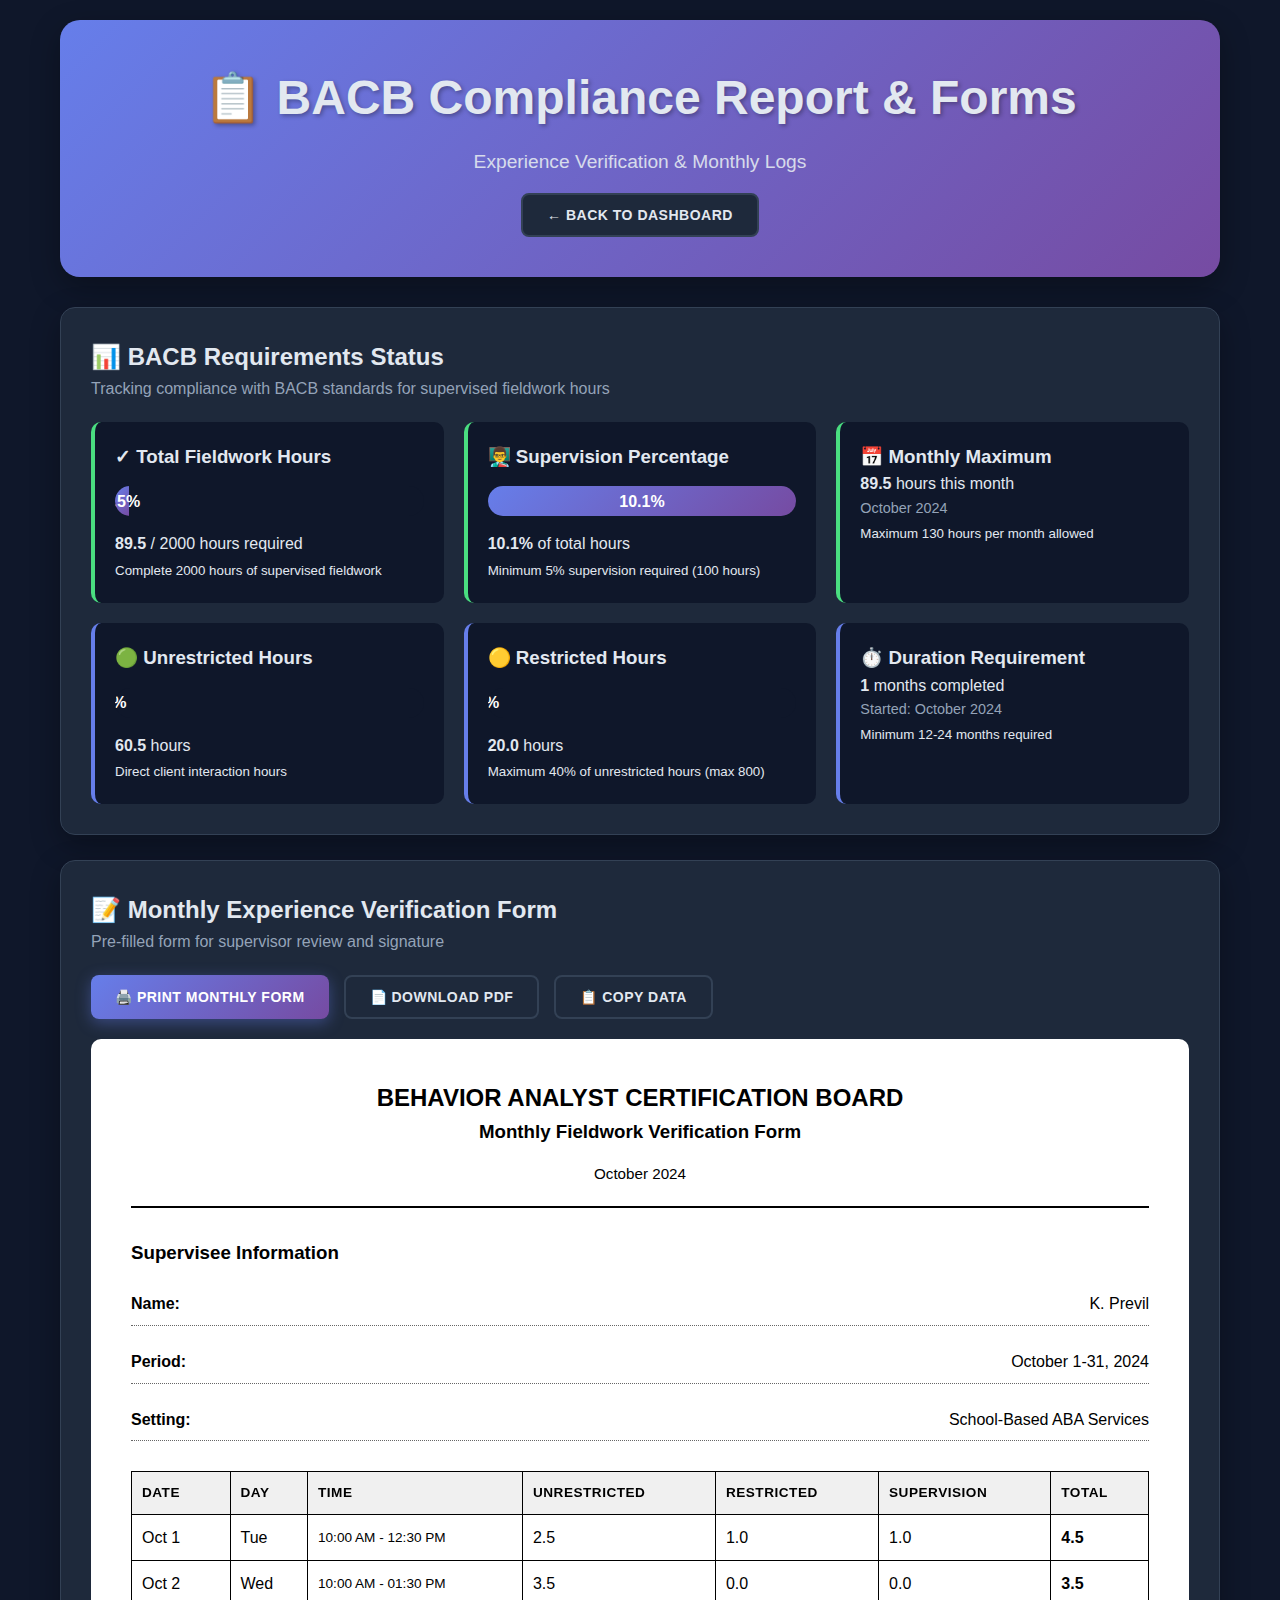
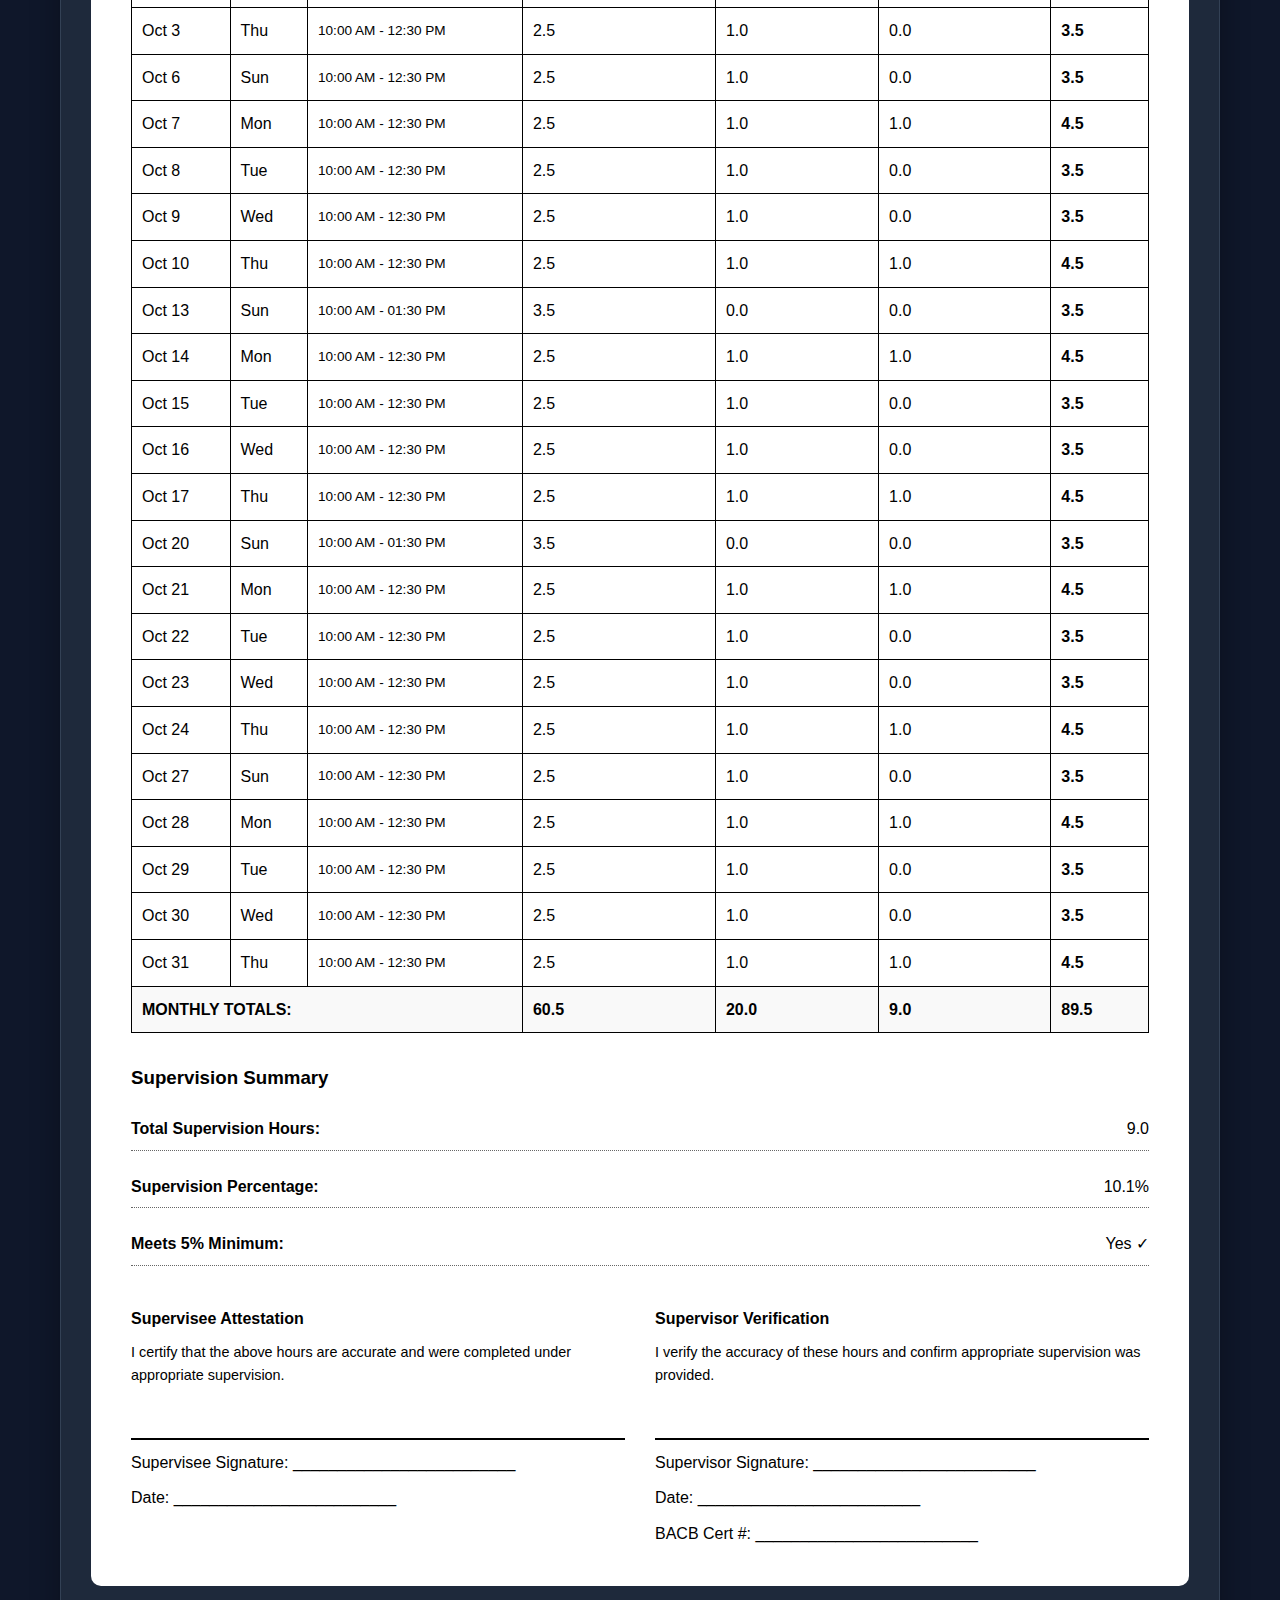
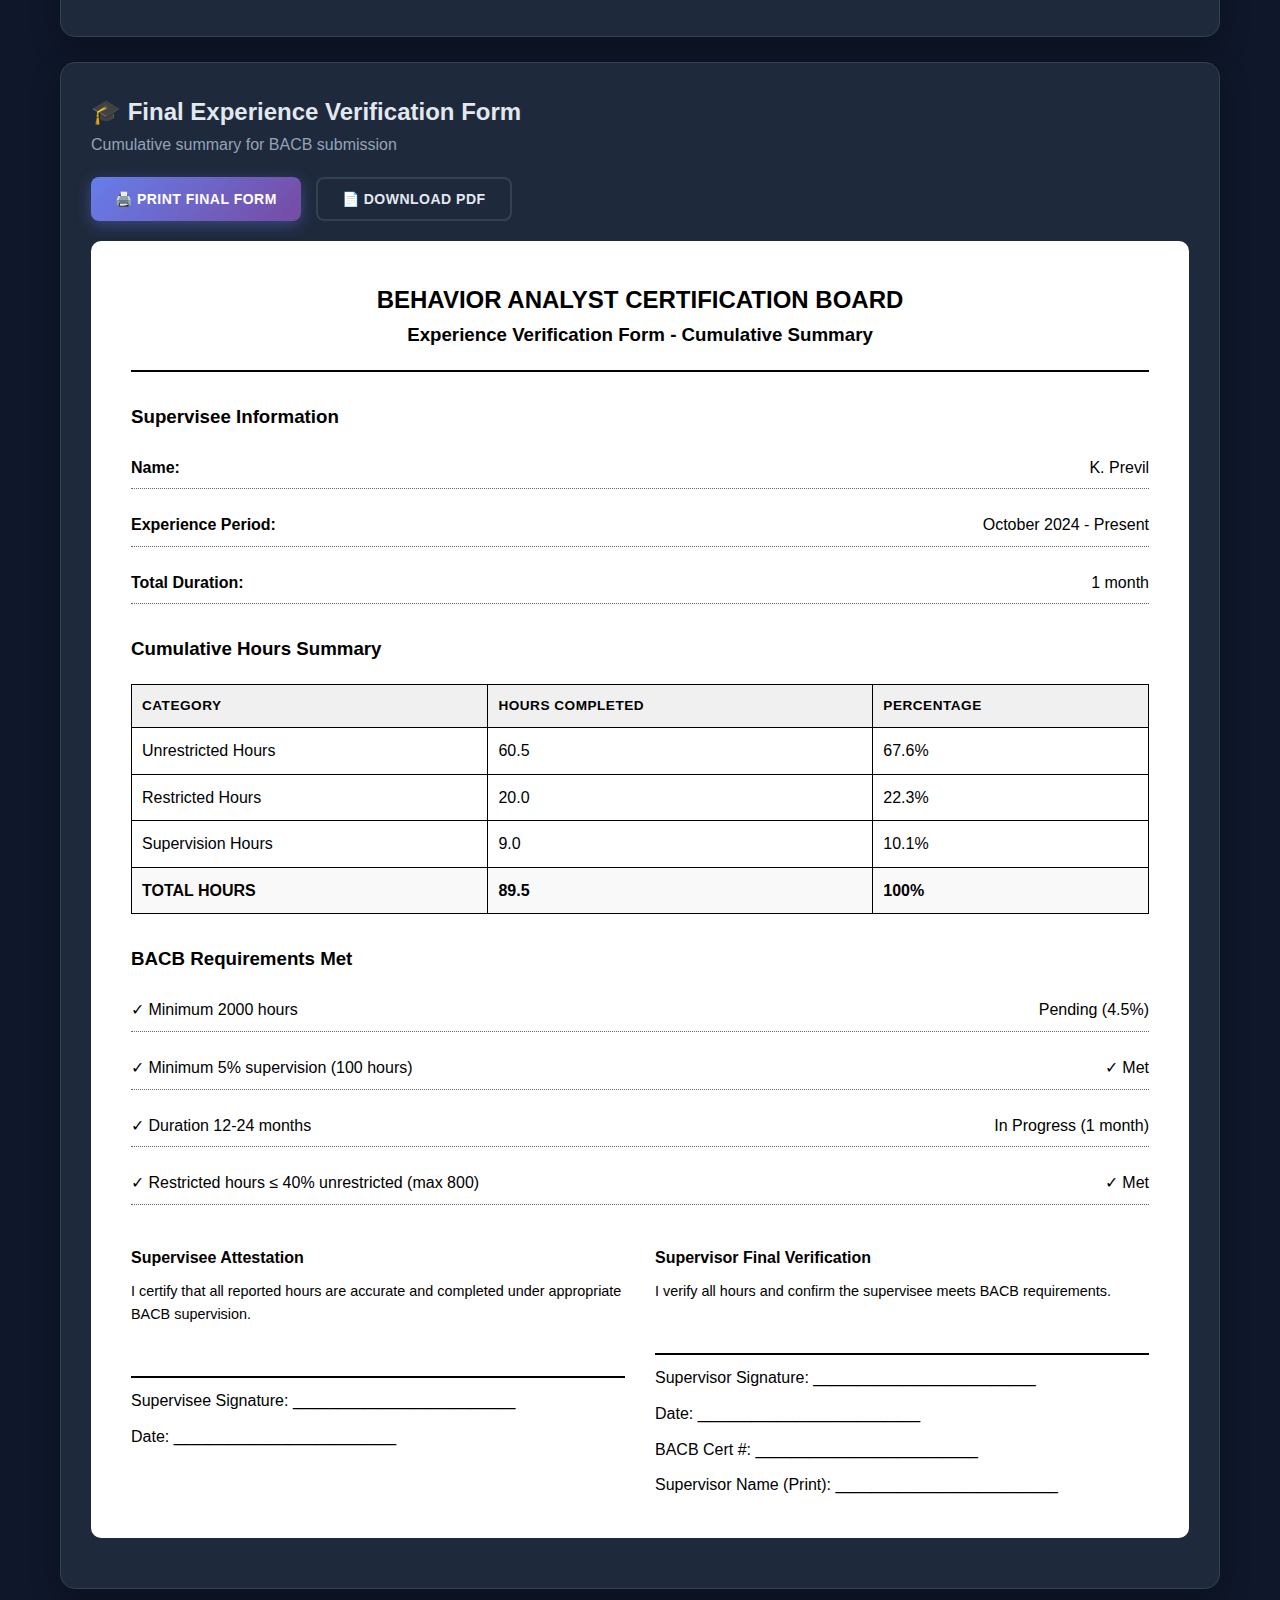
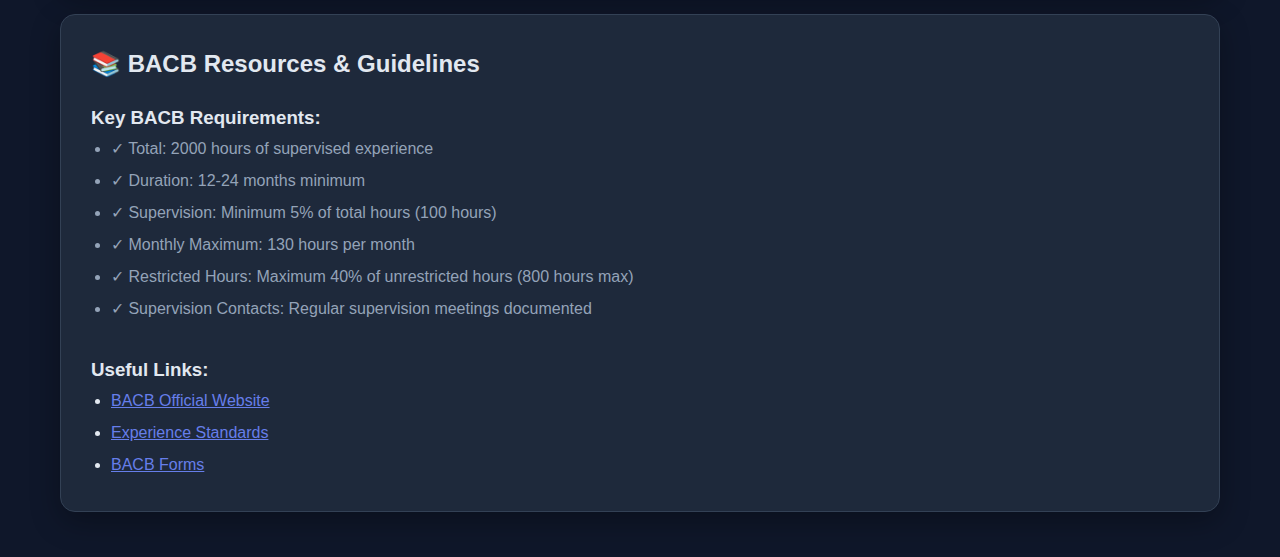
<file: compliance.html>
<!DOCTYPE html>
<html lang="en">
<head>
    <meta charset="UTF-8">
    <meta name="viewport" content="width=device-width, initial-scale=1.0">
    <title>BACB Compliance Report & Forms</title>
    <link rel="stylesheet" href="styles.css">
    <style>
        .compliance-container {
            max-width: 1200px;
            margin: 0 auto;
            padding: 20px;
        }
        
        .report-section {
            background: var(--card-bg);
            padding: 30px;
            border-radius: 15px;
            margin-bottom: 25px;
            box-shadow: var(--shadow);
            border: 1px solid var(--border-color);
        }
        
        .requirements-grid {
            display: grid;
            grid-template-columns: repeat(auto-fit, minmax(300px, 1fr));
            gap: 20px;
            margin-top: 20px;
        }
        
        .requirement-card {
            background: var(--bg-color);
            padding: 20px;
            border-radius: 10px;
            border-left: 4px solid var(--primary-color);
        }
        
        .requirement-card.met {
            border-left-color: var(--success-color);
        }
        
        .requirement-card.warning {
            border-left-color: var(--warning-color);
        }
        
        .requirement-card.not-met {
            border-left-color: var(--danger-color);
        }
        
        .progress-bar {
            width: 100%;
            height: 30px;
            background: var(--bg-color);
            border-radius: 15px;
            overflow: hidden;
            margin: 15px 0;
        }
        
        .progress-fill {
            height: 100%;
            background: var(--gradient);
            transition: width 0.5s ease;
            display: flex;
            align-items: center;
            justify-content: center;
            color: white;
            font-weight: bold;
        }
        
        .form-template {
            background: white;
            color: #000;
            padding: 40px;
            border-radius: 10px;
            margin: 20px 0;
            font-family: Arial, sans-serif;
        }
        
        .form-header {
            text-align: center;
            border-bottom: 2px solid #000;
            padding-bottom: 20px;
            margin-bottom: 30px;
        }
        
        .form-field {
            margin: 15px 0;
            display: flex;
            justify-content: space-between;
            border-bottom: 1px dotted #666;
            padding: 8px 0;
        }
        
        .signature-section {
            margin-top: 40px;
            display: grid;
            grid-template-columns: 1fr 1fr;
            gap: 30px;
        }
        
        .signature-line {
            border-top: 2px solid #000;
            padding-top: 10px;
            margin-top: 50px;
        }
        
        .monthly-log-table {
            width: 100%;
            border-collapse: collapse;
            margin: 20px 0;
            background: white;
            color: #000;
        }
        
        .monthly-log-table th,
        .monthly-log-table td {
            border: 1px solid #000;
            padding: 10px;
            text-align: left;
        }
        
        .monthly-log-table th {
            background: #f0f0f0;
            font-weight: bold;
        }
        
        .export-buttons {
            display: flex;
            gap: 15px;
            margin: 20px 0;
            flex-wrap: wrap;
        }
        
        @media print {
            .no-print {
                display: none !important;
            }
            
            .form-template {
                page-break-inside: avoid;
            }
        }
    </style>
</head>
<body>
    <div class="compliance-container">
        <header class="header">
            <h1>📋 BACB Compliance Report & Forms</h1>
            <p class="subtitle">Experience Verification & Monthly Logs</p>
            <button onclick="window.location.href='index.html'" class="btn-secondary no-print" style="margin-top: 15px;">← Back to Dashboard</button>
        </header>

        <!-- BACB Requirements Overview -->
        <section class="report-section">
            <h2>📊 BACB Requirements Status</h2>
            <p style="color: var(--text-secondary); margin-bottom: 20px;">
                Tracking compliance with BACB standards for supervised fieldwork hours
            </p>
            
            <div class="requirements-grid">
                <div class="requirement-card met" id="totalHoursCard">
                    <h3>✓ Total Fieldwork Hours</h3>
                    <div class="progress-bar">
                        <div class="progress-fill" id="totalProgress" style="width: 0%">0%</div>
                    </div>
                    <p><strong id="totalHoursText">0</strong> / 2000 hours required</p>
                    <small>Complete 2000 hours of supervised fieldwork</small>
                </div>
                
                <div class="requirement-card" id="supervisionCard">
                    <h3>👨‍🏫 Supervision Percentage</h3>
                    <div class="progress-bar">
                        <div class="progress-fill" id="supervisionProgress" style="width: 0%">0%</div>
                    </div>
                    <p><strong id="supervisionPercent">0%</strong> of total hours</p>
                    <small>Minimum 5% supervision required (100 hours)</small>
                </div>
                
                <div class="requirement-card" id="monthlyMaxCard">
                    <h3>📅 Monthly Maximum</h3>
                    <p><strong id="currentMonthHours">0</strong> hours this month</p>
                    <p style="font-size: 0.9em; color: var(--text-secondary);">October 2024</p>
                    <small>Maximum 130 hours per month allowed</small>
                </div>
                
                <div class="requirement-card" id="unrestrictedCard">
                    <h3>🟢 Unrestricted Hours</h3>
                    <div class="progress-bar">
                        <div class="progress-fill" id="unrestrictedProgress" style="width: 0%; background: rgba(74, 222, 128, 0.8);">0%</div>
                    </div>
                    <p><strong id="unrestrictedHours">0</strong> hours</p>
                    <small>Direct client interaction hours</small>
                </div>
                
                <div class="requirement-card" id="restrictedCard">
                    <h3>🟡 Restricted Hours</h3>
                    <div class="progress-bar">
                        <div class="progress-fill" id="restrictedProgress" style="width: 0%; background: rgba(251, 191, 36, 0.8);">0%</div>
                    </div>
                    <p><strong id="restrictedHours">0</strong> hours</p>
                    <small>Maximum 40% of unrestricted hours (max 800)</small>
                </div>
                
                <div class="requirement-card" id="durationCard">
                    <h3>⏱️ Duration Requirement</h3>
                    <p><strong id="monthsCompleted">1</strong> months completed</p>
                    <p style="font-size: 0.9em; color: var(--text-secondary);">Started: October 2024</p>
                    <small>Minimum 12-24 months required</small>
                </div>
            </div>
        </section>

        <!-- Monthly Verification Form -->
        <section class="report-section">
            <h2>📝 Monthly Experience Verification Form</h2>
            <p style="color: var(--text-secondary); margin-bottom: 20px;">
                Pre-filled form for supervisor review and signature
            </p>
            
            <div class="export-buttons no-print">
                <button onclick="printForm('monthly-form')" class="btn-primary">🖨️ Print Monthly Form</button>
                <button onclick="downloadPDF('monthly-form')" class="btn-secondary">📄 Download PDF</button>
                <button onclick="copyFormData()" class="btn-secondary">📋 Copy Data</button>
            </div>
            
            <div id="monthly-form" class="form-template">
                <div class="form-header">
                    <h2>BEHAVIOR ANALYST CERTIFICATION BOARD</h2>
                    <h3>Monthly Fieldwork Verification Form</h3>
                    <p style="margin-top: 15px; font-size: 0.95em;">October 2024</p>
                </div>
                
                <div style="margin: 30px 0;">
                    <h3 style="margin-bottom: 15px;">Supervisee Information</h3>
                    <div class="form-field">
                        <span><strong>Name:</strong></span>
                        <span style="flex: 1; text-align: right;">K. Previl</span>
                    </div>
                    <div class="form-field">
                        <span><strong>Period:</strong></span>
                        <span style="flex: 1; text-align: right;">October 1-31, 2024</span>
                    </div>
                    <div class="form-field">
                        <span><strong>Setting:</strong></span>
                        <span style="flex: 1; text-align: right;">School-Based ABA Services</span>
                    </div>
                </div>
                
                <table class="monthly-log-table">
                    <thead>
                        <tr>
                            <th>Date</th>
                            <th>Day</th>
                            <th>Time</th>
                            <th>Unrestricted</th>
                            <th>Restricted</th>
                            <th>Supervision</th>
                            <th>Total</th>
                        </tr>
                    </thead>
                    <tbody id="monthlyTableBody">
                        <!-- Will be populated by JavaScript -->
                    </tbody>
                    <tfoot>
                        <tr style="background: #f9f9f9; font-weight: bold;">
                            <td colspan="3">MONTHLY TOTALS:</td>
                            <td id="monthlyUnrestricted">0.0</td>
                            <td id="monthlyRestricted">0.0</td>
                            <td id="monthlySupervision">0.0</td>
                            <td id="monthlyTotal">0.0</td>
                        </tr>
                    </tfoot>
                </table>
                
                <div style="margin: 30px 0;">
                    <h3 style="margin-bottom: 15px;">Supervision Summary</h3>
                    <div class="form-field">
                        <span><strong>Total Supervision Hours:</strong></span>
                        <span id="formSupervisionHours">0.0</span>
                    </div>
                    <div class="form-field">
                        <span><strong>Supervision Percentage:</strong></span>
                        <span id="formSupervisionPercent">0%</span>
                    </div>
                    <div class="form-field">
                        <span><strong>Meets 5% Minimum:</strong></span>
                        <span id="formMeetsRequirement">No</span>
                    </div>
                </div>
                
                <div class="signature-section">
                    <div>
                        <h4>Supervisee Attestation</h4>
                        <p style="font-size: 0.9em; margin: 10px 0;">
                            I certify that the above hours are accurate and were completed under appropriate supervision.
                        </p>
                        <div class="signature-line">
                            <div>Supervisee Signature: _________________________</div>
                            <div style="margin-top: 10px;">Date: _________________________</div>
                        </div>
                    </div>
                    
                    <div>
                        <h4>Supervisor Verification</h4>
                        <p style="font-size: 0.9em; margin: 10px 0;">
                            I verify the accuracy of these hours and confirm appropriate supervision was provided.
                        </p>
                        <div class="signature-line">
                            <div>Supervisor Signature: _________________________</div>
                            <div style="margin-top: 10px;">Date: _________________________</div>
                            <div style="margin-top: 10px;">BACB Cert #: _________________________</div>
                        </div>
                    </div>
                </div>
            </div>
        </section>

        <!-- Final Experience Form -->
        <section class="report-section">
            <h2>🎓 Final Experience Verification Form</h2>
            <p style="color: var(--text-secondary); margin-bottom: 20px;">
                Cumulative summary for BACB submission
            </p>
            
            <div class="export-buttons no-print">
                <button onclick="printForm('final-form')" class="btn-primary">🖨️ Print Final Form</button>
                <button onclick="downloadPDF('final-form')" class="btn-secondary">📄 Download PDF</button>
            </div>
            
            <div id="final-form" class="form-template">
                <div class="form-header">
                    <h2>BEHAVIOR ANALYST CERTIFICATION BOARD</h2>
                    <h3>Experience Verification Form - Cumulative Summary</h3>
                </div>
                
                <div style="margin: 30px 0;">
                    <h3 style="margin-bottom: 15px;">Supervisee Information</h3>
                    <div class="form-field">
                        <span><strong>Name:</strong></span>
                        <span>K. Previl</span>
                    </div>
                    <div class="form-field">
                        <span><strong>Experience Period:</strong></span>
                        <span>October 2024 - Present</span>
                    </div>
                    <div class="form-field">
                        <span><strong>Total Duration:</strong></span>
                        <span id="finalDuration">1 month</span>
                    </div>
                </div>
                
                <div style="margin: 30px 0;">
                    <h3 style="margin-bottom: 15px;">Cumulative Hours Summary</h3>
                    <table class="monthly-log-table">
                        <tr>
                            <th>Category</th>
                            <th>Hours Completed</th>
                            <th>Percentage</th>
                        </tr>
                        <tr>
                            <td>Unrestricted Hours</td>
                            <td id="finalUnrestricted">0.0</td>
                            <td id="finalUnrestrictedPercent">0%</td>
                        </tr>
                        <tr>
                            <td>Restricted Hours</td>
                            <td id="finalRestricted">0.0</td>
                            <td id="finalRestrictedPercent">0%</td>
                        </tr>
                        <tr>
                            <td>Supervision Hours</td>
                            <td id="finalSupervision">0.0</td>
                            <td id="finalSupervisionPercent">0%</td>
                        </tr>
                        <tr style="background: #f9f9f9; font-weight: bold;">
                            <td>TOTAL HOURS</td>
                            <td id="finalTotal">0.0</td>
                            <td>100%</td>
                        </tr>
                    </table>
                </div>
                
                <div style="margin: 30px 0;">
                    <h3 style="margin-bottom: 15px;">BACB Requirements Met</h3>
                    <div class="form-field">
                        <span>✓ Minimum 2000 hours</span>
                        <span id="final2000Hours">Pending</span>
                    </div>
                    <div class="form-field">
                        <span>✓ Minimum 5% supervision (100 hours)</span>
                        <span id="final5Percent">Pending</span>
                    </div>
                    <div class="form-field">
                        <span>✓ Duration 12-24 months</span>
                        <span id="finalDurationReq">Pending</span>
                    </div>
                    <div class="form-field">
                        <span>✓ Restricted hours ≤ 40% unrestricted (max 800)</span>
                        <span id="finalRestrictedReq">Pending</span>
                    </div>
                </div>
                
                <div class="signature-section">
                    <div>
                        <h4>Supervisee Attestation</h4>
                        <p style="font-size: 0.9em; margin: 10px 0;">
                            I certify that all reported hours are accurate and completed under appropriate BACB supervision.
                        </p>
                        <div class="signature-line">
                            <div>Supervisee Signature: _________________________</div>
                            <div style="margin-top: 10px;">Date: _________________________</div>
                        </div>
                    </div>
                    
                    <div>
                        <h4>Supervisor Final Verification</h4>
                        <p style="font-size: 0.9em; margin: 10px 0;">
                            I verify all hours and confirm the supervisee meets BACB requirements.
                        </p>
                        <div class="signature-line">
                            <div>Supervisor Signature: _________________________</div>
                            <div style="margin-top: 10px;">Date: _________________________</div>
                            <div style="margin-top: 10px;">BACB Cert #: _________________________</div>
                            <div style="margin-top: 10px;">Supervisor Name (Print): _________________________</div>
                        </div>
                    </div>
                </div>
            </div>
        </section>

        <!-- Resources -->
        <section class="report-section no-print">
            <h2>📚 BACB Resources & Guidelines</h2>
            <div style="margin-top: 20px;">
                <h3>Key BACB Requirements:</h3>
                <ul style="line-height: 2; margin-left: 20px; color: var(--text-secondary);">
                    <li>✓ Total: 2000 hours of supervised experience</li>
                    <li>✓ Duration: 12-24 months minimum</li>
                    <li>✓ Supervision: Minimum 5% of total hours (100 hours)</li>
                    <li>✓ Monthly Maximum: 130 hours per month</li>
                    <li>✓ Restricted Hours: Maximum 40% of unrestricted hours (800 hours max)</li>
                    <li>✓ Supervision Contacts: Regular supervision meetings documented</li>
                </ul>
                
                <h3 style="margin-top: 30px;">Useful Links:</h3>
                <ul style="line-height: 2; margin-left: 20px;">
                    <li><a href="https://www.bacb.com" target="_blank" style="color: var(--primary-color);">BACB Official Website</a></li>
                    <li><a href="https://www.bacb.com/experience-standards/" target="_blank" style="color: var(--primary-color);">Experience Standards</a></li>
                    <li><a href="https://www.bacb.com/forms/" target="_blank" style="color: var(--primary-color);">BACB Forms</a></li>
                </ul>
            </div>
        </section>
    </div>

    <script src="app.js"></script>
    <script>
        // Load data and populate forms
        document.addEventListener('DOMContentLoaded', function() {
            loadSampleData();
            populateForms();
        });

        function populateForms() {
            const data = dataStore.entries;
            
            // Calculate totals
            let totalUnrestricted = 0;
            let totalRestricted = 0;
            let totalSupervision = 0;
            let totalHours = 0;
            
            data.forEach(entry => {
                totalUnrestricted += entry.unrestricted || 0;
                totalRestricted += entry.restricted || 0;
                totalSupervision += entry.supervision || 0;
                totalHours += entry.hours || 0;
            });
            
            // Update requirement cards
            document.getElementById('totalHoursText').textContent = totalHours.toFixed(1);
            document.getElementById('totalProgress').style.width = ((totalHours / 2000) * 100) + '%';
            document.getElementById('totalProgress').textContent = ((totalHours / 2000) * 100).toFixed(1) + '%';
            
            const supervisionPercent = totalHours > 0 ? (totalSupervision / totalHours * 100) : 0;
            document.getElementById('supervisionPercent').textContent = supervisionPercent.toFixed(1) + '%';
            document.getElementById('supervisionProgress').style.width = Math.min((supervisionPercent / 5) * 100, 100) + '%';
            document.getElementById('supervisionProgress').textContent = supervisionPercent.toFixed(1) + '%';
            
            document.getElementById('currentMonthHours').textContent = totalHours.toFixed(1);
            document.getElementById('unrestrictedHours').textContent = totalUnrestricted.toFixed(1);
            document.getElementById('restrictedHours').textContent = totalRestricted.toFixed(1);
            
            // Check if monthly max exceeded
            const monthlyMaxCard = document.getElementById('monthlyMaxCard');
            if (totalHours > 130) {
                monthlyMaxCard.classList.add('not-met');
            } else if (totalHours > 120) {
                monthlyMaxCard.classList.add('warning');
            } else {
                monthlyMaxCard.classList.add('met');
            }
            
            // Check supervision percentage
            const supervisionCard = document.getElementById('supervisionCard');
            if (supervisionPercent >= 5) {
                supervisionCard.classList.add('met');
            } else if (supervisionPercent >= 4) {
                supervisionCard.classList.add('warning');
            } else {
                supervisionCard.classList.add('not-met');
            }
            
            // Populate monthly table
            const tbody = document.getElementById('monthlyTableBody');
            tbody.innerHTML = '';
            
            data.forEach(entry => {
                const date = new Date(entry.date);
                const row = document.createElement('tr');
                row.innerHTML = `
                    <td>${date.toLocaleDateString('en-US', {month: 'short', day: 'numeric'})}</td>
                    <td>${date.toLocaleDateString('en-US', {weekday: 'short'})}</td>
                    <td style="font-size: 0.85em;">${entry.time || 'N/A'}</td>
                    <td>${(entry.unrestricted || 0).toFixed(1)}</td>
                    <td>${(entry.restricted || 0).toFixed(1)}</td>
                    <td>${(entry.supervision || 0).toFixed(1)}</td>
                    <td><strong>${entry.hours.toFixed(1)}</strong></td>
                `;
                tbody.appendChild(row);
            });
            
            // Update monthly totals
            document.getElementById('monthlyUnrestricted').textContent = totalUnrestricted.toFixed(1);
            document.getElementById('monthlyRestricted').textContent = totalRestricted.toFixed(1);
            document.getElementById('monthlySupervision').textContent = totalSupervision.toFixed(1);
            document.getElementById('monthlyTotal').textContent = totalHours.toFixed(1);
            
            document.getElementById('formSupervisionHours').textContent = totalSupervision.toFixed(1);
            document.getElementById('formSupervisionPercent').textContent = supervisionPercent.toFixed(1) + '%';
            document.getElementById('formMeetsRequirement').textContent = supervisionPercent >= 5 ? 'Yes ✓' : 'No ✗';
            
            // Update final form
            document.getElementById('finalUnrestricted').textContent = totalUnrestricted.toFixed(1);
            document.getElementById('finalRestricted').textContent = totalRestricted.toFixed(1);
            document.getElementById('finalSupervision').textContent = totalSupervision.toFixed(1);
            document.getElementById('finalTotal').textContent = totalHours.toFixed(1);
            
            document.getElementById('finalUnrestrictedPercent').textContent = ((totalUnrestricted / totalHours) * 100).toFixed(1) + '%';
            document.getElementById('finalRestrictedPercent').textContent = ((totalRestricted / totalHours) * 100).toFixed(1) + '%';
            document.getElementById('finalSupervisionPercent').textContent = ((totalSupervision / totalHours) * 100).toFixed(1) + '%';
            
            // Check requirements
            document.getElementById('final2000Hours').textContent = totalHours >= 2000 ? '✓ Met' : `Pending (${(totalHours/2000*100).toFixed(1)}%)`;
            document.getElementById('final5Percent').textContent = supervisionPercent >= 5 ? '✓ Met' : `Pending (${supervisionPercent.toFixed(1)}%)`;
            document.getElementById('finalDurationReq').textContent = 'In Progress (1 month)';
            
            const restrictedLimit = Math.min(totalUnrestricted * 0.4, 800);
            document.getElementById('finalRestrictedReq').textContent = totalRestricted <= restrictedLimit ? '✓ Met' : '✗ Exceeded';
        }

        function printForm(formId) {
            const content = document.getElementById(formId).innerHTML;
            const win = window.open('', '', 'height=700,width=900');
            win.document.write('<html><head><title>BACB Form</title>');
            win.document.write('<style>body{font-family:Arial,sans-serif;padding:40px;}table{width:100%;border-collapse:collapse;}th,td{border:1px solid #000;padding:10px;text-align:left;}th{background:#f0f0f0;}.form-field{display:flex;justify-content:space-between;border-bottom:1px dotted #666;padding:8px 0;}.signature-line{border-top:2px solid #000;padding-top:10px;margin-top:50px;}</style>');
            win.document.write('</head><body>');
            win.document.write(content);
            win.document.write('</body></html>');
            win.document.close();
            win.print();
        }

        function downloadPDF(formId) {
            alert('PDF download functionality will be implemented with a PDF library. For now, please use Print and "Save as PDF".');
        }

        function copyFormData() {
            const data = dataStore.entries;
            let text = 'BACB Fieldwork Hours - October 2024\n\n';
            
            data.forEach(entry => {
                text += `${entry.date} | U:${entry.unrestricted} R:${entry.restricted} S:${entry.supervision} | Total:${entry.hours}\n`;
            });
            
            navigator.clipboard.writeText(text).then(() => {
                alert('Data copied to clipboard!');
            });
        }
    </script>
</body>
</html>
</file>
<file: styles.css>
/* Global Styles */
* {
    margin: 0;
    padding: 0;
    box-sizing: border-box;
}

:root {
    --primary-color: #667eea;
    --secondary-color: #764ba2;
    --accent-color: #f093fb;
    --success-color: #4ade80;
    --danger-color: #f87171;
    --warning-color: #fbbf24;
    --bg-color: #0f172a;
    --card-bg: #1e293b;
    --text-color: #e2e8f0;
    --text-secondary: #94a3b8;
    --border-color: #334155;
    --shadow: 0 10px 30px rgba(0, 0, 0, 0.3);
    --gradient: linear-gradient(135deg, var(--primary-color), var(--secondary-color));
}

body {
    font-family: 'Segoe UI', Tahoma, Geneva, Verdana, sans-serif;
    background: var(--bg-color);
    color: var(--text-color);
    line-height: 1.6;
    overflow-x: hidden;
}

.container {
    max-width: 1600px;
    margin: 0 auto;
    padding: 20px;
}

/* Header */
.header {
    text-align: center;
    padding: 40px 0;
    background: var(--gradient);
    border-radius: 20px;
    margin-bottom: 30px;
    box-shadow: var(--shadow);
    animation: slideDown 0.6s ease-out;
}

.header h1 {
    font-size: 3em;
    margin-bottom: 10px;
    text-shadow: 2px 2px 4px rgba(0, 0, 0, 0.3);
}

.subtitle {
    font-size: 1.2em;
    opacity: 0.9;
}

/* Control Panel */
.control-panel {
    background: var(--card-bg);
    padding: 25px;
    border-radius: 15px;
    margin-bottom: 30px;
    box-shadow: var(--shadow);
    border: 1px solid var(--border-color);
    animation: fadeIn 0.6s ease-out 0.2s both;
}

.control-panel h2 {
    margin-bottom: 20px;
    color: var(--accent-color);
}

.controls {
    display: flex;
    flex-wrap: wrap;
    gap: 20px;
    align-items: flex-end;
}

.control-group {
    flex: 1;
    min-width: 200px;
}

.control-group label {
    display: block;
    margin-bottom: 8px;
    color: var(--text-secondary);
    font-weight: 500;
}

.control-group input,
.control-group select {
    width: 100%;
    padding: 12px;
    border: 2px solid var(--border-color);
    border-radius: 8px;
    background: var(--bg-color);
    color: var(--text-color);
    font-size: 14px;
    transition: all 0.3s ease;
}

.control-group input:focus,
.control-group select:focus {
    outline: none;
    border-color: var(--primary-color);
    box-shadow: 0 0 0 3px rgba(102, 126, 234, 0.1);
}

/* Buttons */
button {
    cursor: pointer;
    border: none;
    padding: 12px 24px;
    border-radius: 8px;
    font-size: 14px;
    font-weight: 600;
    transition: all 0.3s ease;
    text-transform: uppercase;
    letter-spacing: 0.5px;
}

.btn-primary {
    background: var(--gradient);
    color: white;
    box-shadow: 0 4px 15px rgba(102, 126, 234, 0.4);
}

.btn-primary:hover {
    transform: translateY(-2px);
    box-shadow: 0 6px 20px rgba(102, 126, 234, 0.6);
}

.btn-secondary {
    background: var(--card-bg);
    color: var(--text-color);
    border: 2px solid var(--border-color);
}

.btn-secondary:hover {
    background: var(--border-color);
    transform: translateY(-2px);
}

/* Statistics Cards */
.stats-section {
    display: grid;
    grid-template-columns: repeat(3, 1fr);
    gap: 20px;
    margin-bottom: 30px;
}

.stat-card {
    background: var(--card-bg);
    padding: 25px;
    border-radius: 15px;
    display: flex;
    align-items: center;
    gap: 20px;
    box-shadow: var(--shadow);
    border: 2px solid var(--border-color);
    transition: all 0.3s ease;
    animation: fadeIn 0.6s ease-out 0.3s both;
}

.stat-card:hover {
    transform: translateY(-5px);
    box-shadow: 0 15px 40px rgba(0, 0, 0, 0.4);
    border-color: var(--primary-color);
}

.stat-icon {
    font-size: 3em;
    filter: drop-shadow(0 0 10px rgba(102, 126, 234, 0.5));
}

.stat-content {
    flex: 1;
}

.stat-content h3 {
    font-size: 0.9em;
    color: var(--text-secondary);
    margin-bottom: 5px;
}

.stat-value {
    font-size: 2em;
    font-weight: bold;
    color: var(--text-color);
    margin-bottom: 5px;
}

.stat-change {
    font-size: 0.9em;
    padding: 4px 10px;
    border-radius: 20px;
    background: var(--border-color);
}

.stat-change.positive {
    background: rgba(74, 222, 128, 0.2);
    color: var(--success-color);
}

.stat-change.negative {
    background: rgba(248, 113, 113, 0.2);
    color: var(--danger-color);
}

/* Visualization Grid - Make charts bigger */
.visualization-grid {
    display: grid;
    grid-template-columns: repeat(auto-fit, minmax(600px, 1fr));
    gap: 25px;
    margin-bottom: 30px;
}

.chart-container {
    background: var(--card-bg);
    padding: 25px;
    border-radius: 15px;
    box-shadow: var(--shadow);
    border: 1px solid var(--border-color);
    animation: fadeIn 0.6s ease-out 0.4s both;
    transition: all 0.3s ease;
}

.chart-container:hover {
    transform: translateY(-3px);
    box-shadow: 0 15px 40px rgba(0, 0, 0, 0.4);
}

.chart-container.full-width {
    grid-column: 1 / -1;
}

.chart-header {
    display: flex;
    justify-content: space-between;
    align-items: center;
    margin-bottom: 20px;
    padding-bottom: 15px;
    border-bottom: 2px solid var(--border-color);
}

.chart-header h3 {
    color: var(--accent-color);
    font-size: 1.3em;
}

.toggle-btn {
    width: 35px;
    height: 35px;
    border-radius: 50%;
    background: var(--border-color);
    color: var(--text-color);
    font-size: 20px;
    display: flex;
    align-items: center;
    justify-content: center;
    padding: 0;
}

.toggle-btn:hover {
    background: var(--primary-color);
}

canvas {
    max-height: 500px;
    min-height: 400px;
}

/* Heatmap */
#heatmap {
    min-height: 300px;
    overflow-x: auto;
}

.heatmap-cell {
    transition: all 0.2s ease;
    cursor: pointer;
}

.heatmap-cell:hover {
    stroke: var(--primary-color);
    stroke-width: 2;
}

/* Calendar View */
#calendarView {
    display: grid;
    grid-template-columns: repeat(7, 1fr);
    gap: 12px;
    padding: 20px;
}

.calendar-day {
    aspect-ratio: 1;
    background: var(--bg-color);
    border: 2px solid var(--border-color);
    border-radius: 10px;
    display: flex;
    flex-direction: column;
    justify-content: flex-start;
    align-items: center;
    padding: 12px 8px;
    transition: all 0.3s ease;
    cursor: pointer;
    min-height: 100px;
    overflow: hidden;
}

.calendar-day:hover {
    transform: scale(1.05);
    border-color: var(--primary-color);
    box-shadow: 0 5px 15px rgba(102, 126, 234, 0.3);
}

.calendar-day.has-data {
    background: linear-gradient(135deg, rgba(102, 126, 234, 0.2), rgba(118, 75, 162, 0.2));
    border-color: var(--primary-color);
}

.calendar-day-number {
    font-size: 1.4em;
    font-weight: bold;
    margin-bottom: 8px;
}

.calendar-day-value {
    font-size: 0.85em;
    color: var(--text-secondary);
    text-align: center;
    line-height: 1.3;
}

/* Data Table */
#dataTable {
    overflow-x: auto;
}

table {
    width: 100%;
    border-collapse: collapse;
    margin-top: 15px;
}

thead {
    background: var(--gradient);
    position: sticky;
    top: 0;
    z-index: 10;
}

th {
    padding: 15px;
    text-align: left;
    font-weight: 600;
    text-transform: uppercase;
    font-size: 0.85em;
    letter-spacing: 0.5px;
}

td {
    padding: 15px;
    border-bottom: 1px solid var(--border-color);
}

tr {
    transition: all 0.2s ease;
}

tbody tr:hover {
    background: rgba(102, 126, 234, 0.1);
}

#tableSearch {
    padding: 8px 12px;
    border: 2px solid var(--border-color);
    border-radius: 8px;
    background: var(--bg-color);
    color: var(--text-color);
    min-width: 250px;
}

/* Data Input Section */
.data-input-section {
    background: var(--card-bg);
    padding: 30px;
    border-radius: 15px;
    margin-bottom: 30px;
    box-shadow: var(--shadow);
    border: 1px solid var(--border-color);
    animation: fadeIn 0.6s ease-out 0.5s both;
}

.data-input-section h2 {
    margin-bottom: 25px;
    color: var(--accent-color);
}

.input-form {
    display: grid;
    grid-template-columns: repeat(auto-fit, minmax(200px, 1fr));
    gap: 20px;
    align-items: end;
}

.form-group {
    display: flex;
    flex-direction: column;
}

.form-group label {
    margin-bottom: 8px;
    color: var(--text-secondary);
    font-weight: 500;
}

.form-group input,
.form-group select {
    padding: 12px;
    border: 2px solid var(--border-color);
    border-radius: 8px;
    background: var(--bg-color);
    color: var(--text-color);
    font-size: 14px;
    transition: all 0.3s ease;
}

.form-group input:focus,
.form-group select:focus {
    outline: none;
    border-color: var(--primary-color);
    box-shadow: 0 0 0 3px rgba(102, 126, 234, 0.1);
}

/* Footer */
.footer {
    text-align: center;
    padding: 30px;
    color: var(--text-secondary);
    border-top: 1px solid var(--border-color);
    margin-top: 40px;
}

/* Animations */
@keyframes fadeIn {
    from {
        opacity: 0;
        transform: translateY(20px);
    }
    to {
        opacity: 1;
        transform: translateY(0);
    }
}

@keyframes slideDown {
    from {
        opacity: 0;
        transform: translateY(-50px);
    }
    to {
        opacity: 1;
        transform: translateY(0);
    }
}

/* Responsive Design */
@media (max-width: 768px) {
    .header h1 {
        font-size: 2em;
    }

    .visualization-grid {
        grid-template-columns: 1fr;
    }

    .controls {
        flex-direction: column;
    }

    .control-group {
        width: 100%;
    }

    #calendarView {
        grid-template-columns: repeat(7, 1fr);
        gap: 5px;
    }

    .calendar-day {
        padding: 5px;
        font-size: 0.8em;
    }

    .input-form {
        grid-template-columns: 1fr;
    }
}

/* Loading Animation */
.loading {
    display: inline-block;
    width: 20px;
    height: 20px;
    border: 3px solid rgba(255, 255, 255, 0.3);
    border-radius: 50%;
    border-top-color: white;
    animation: spin 1s ease-in-out infinite;
}

@keyframes spin {
    to { transform: rotate(360deg); }
}

/* Tooltip */
.tooltip {
    position: fixed;
    background: rgba(0, 0, 0, 0.9);
    color: white;
    padding: 10px 15px;
    border-radius: 8px;
    font-size: 14px;
    pointer-events: none;
    z-index: 1000;
    box-shadow: 0 5px 15px rgba(0, 0, 0, 0.5);
    animation: fadeIn 0.2s ease;
}

/* Day Details Modal */
#dayDetailsModal {
    position: fixed;
    top: 0;
    left: 0;
    width: 100%;
    height: 100%;
    background: rgba(0, 0, 0, 0.9);
    z-index: 1000;
    display: flex;
    align-items: center;
    justify-content: center;
    padding: 20px;
    animation: fadeIn 0.3s ease;
}

#dayDetailsContent {
    background: var(--card-bg);
    padding: 40px;
    border-radius: 20px;
    max-width: 1000px;
    width: 100%;
    max-height: 90vh;
    overflow-y: auto;
    box-shadow: 0 20px 60px rgba(0, 0, 0, 0.5);
    border: 2px solid var(--primary-color);
    position: relative;
}

.close-modal {
    position: absolute;
    top: 20px;
    right: 20px;
    width: 40px;
    height: 40px;
    border-radius: 50%;
    background: var(--danger-color);
    color: white;
    border: none;
    font-size: 24px;
    cursor: pointer;
    display: flex;
    align-items: center;
    justify-content: center;
    transition: all 0.3s ease;
}

.close-modal:hover {
    transform: scale(1.1);
    background: #dc2626;
}

.day-detail-section {
    margin: 25px 0;
    padding: 20px;
    background: var(--bg-color);
    border-radius: 12px;
    border-left: 4px solid var(--primary-color);
}

.day-detail-section h3 {
    color: var(--accent-color);
    margin-bottom: 15px;
    font-size: 1.3em;
}

.hour-breakdown {
    display: grid;
    grid-template-columns: repeat(auto-fit, minmax(200px, 1fr));
    gap: 15px;
    margin: 20px 0;
}

.hour-item {
    background: var(--card-bg);
    padding: 20px;
    border-radius: 10px;
    text-align: center;
    border: 2px solid var(--border-color);
    transition: all 0.3s ease;
}

.hour-item:hover {
    transform: translateY(-3px);
    border-color: var(--primary-color);
}

.hour-value {
    font-size: 2.5em;
    font-weight: bold;
    margin: 10px 0;
}

.hour-label {
    color: var(--text-secondary);
    font-size: 0.9em;
    text-transform: uppercase;
    letter-spacing: 1px;
}

.activity-description {
    background: var(--bg-color);
    padding: 15px;
    border-radius: 8px;
    margin: 10px 0;
    border-left: 3px solid var(--primary-color);
    line-height: 1.6;
}

.day-chart-container {
    margin: 25px 0;
    padding: 20px;
    background: var(--bg-color);
    border-radius: 12px;
}

/* Calendar improvements */
#calendarView {
    display: grid;
    grid-template-columns: repeat(7, 1fr);
    gap: 15px;
    padding: 20px;
}

.calendar-day {
    background: var(--bg-color);
    border: 2px solid var(--border-color);
    border-radius: 12px;
    display: flex;
    flex-direction: column;
    justify-content: flex-start;
    align-items: center;
    padding: 15px 10px;
    transition: all 0.3s ease;
    cursor: pointer;
    min-height: 120px;
    position: relative;
}

.calendar-day:hover {
    transform: scale(1.05);
    border-color: var(--primary-color);
    box-shadow: 0 8px 25px rgba(102, 126, 234, 0.4);
    z-index: 10;
}

.calendar-day.has-data {
    background: linear-gradient(135deg, rgba(102, 126, 234, 0.15), rgba(118, 75, 162, 0.15));
    border-color: var(--primary-color);
}

.calendar-day-number {
    font-size: 1.6em;
    font-weight: bold;
    margin-bottom: 10px;
    color: var(--primary-color);
}

.calendar-day-info {
    width: 100%;
    font-size: 0.8em;
    line-height: 1.4;
}

.calendar-hours-badge {
    background: var(--gradient);
    color: white;
    padding: 4px 10px;
    border-radius: 15px;
    font-weight: bold;
    margin: 5px 0;
    font-size: 0.85em;
}

/* Main Chart */
#mainChart {
    min-height: 400px;
}
</file>
